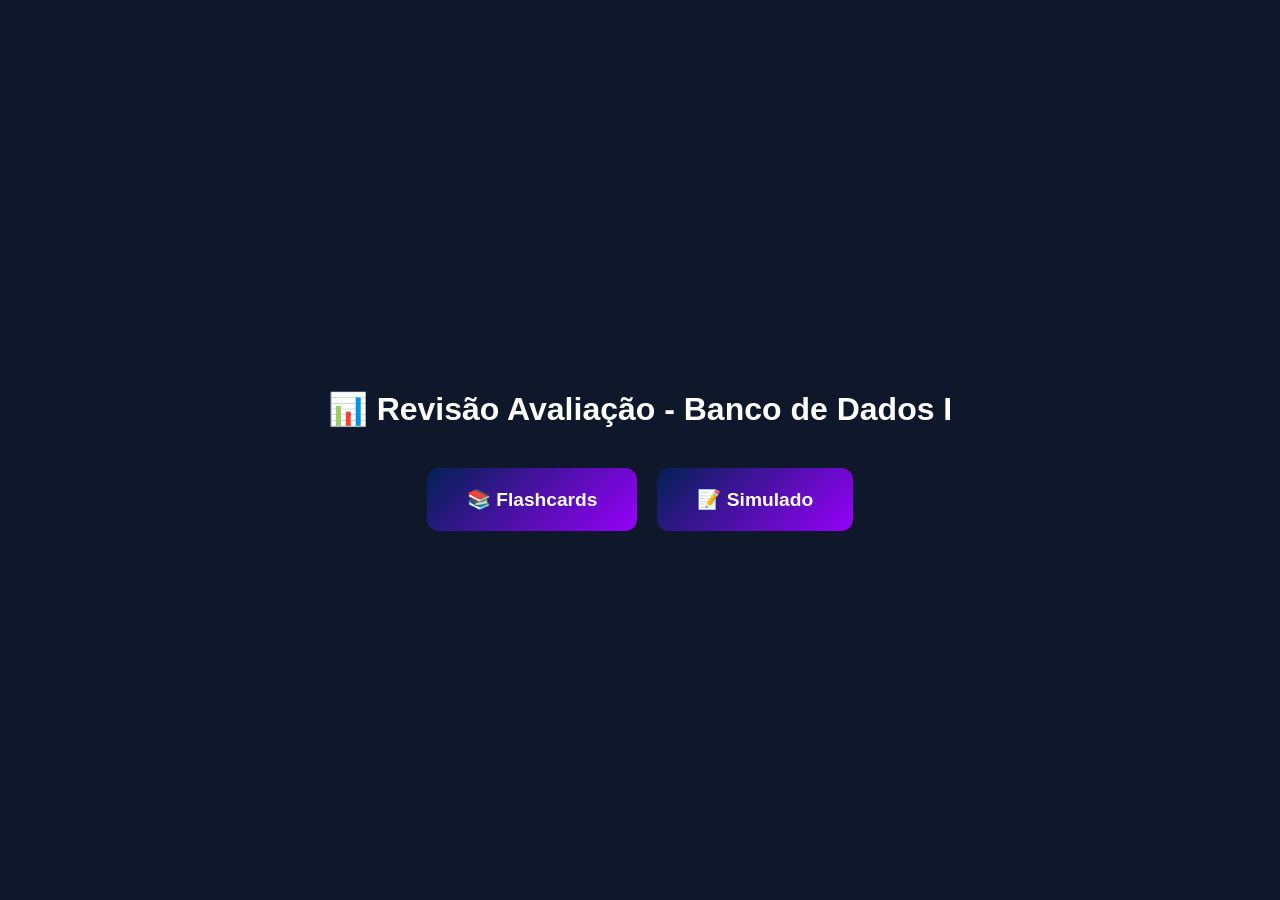
<file: index.html>
<!DOCTYPE html>
<html lang="pt-BR">
<head>
    <meta charset="UTF-8">
    <meta name="viewport" content="width=device-width, initial-scale=1.0">
    <title>Revisão Avaliação - Banco de Dados I</title>
    <style>
        body {
            font-family: sans-serif;
            display: flex;
            flex-direction: column;
            align-items: center;
            justify-content: center;
            min-height: 100vh;
            margin: 0;
            background: #0f172a;
            color: white;
        }
        h1 { margin-bottom: 40px; font-size: 2rem; }
        .links { display: flex; gap: 20px; }
        a {
            padding: 20px 40px;
            border-radius: 12px;
            text-decoration: none;
            font-size: 1.2rem;
            font-weight: bold;
            color: white;
            background: linear-gradient(135deg, #022154, #9700fb);
            transition: transform 0.2s;
        }
        a:hover { transform: translateY(-4px); }
    </style>
</head>
<body>
    <h1>📊 Revisão Avaliação - Banco de Dados I</h1>
    <div class="links">
        <a href="flashcards/flashcards.html" target="_blank">📚 Flashcards</a>
        <a href="simulado/simulado.html" target="_blank">📝 Simulado</a>
        </div>
</body>
</html>
</file>
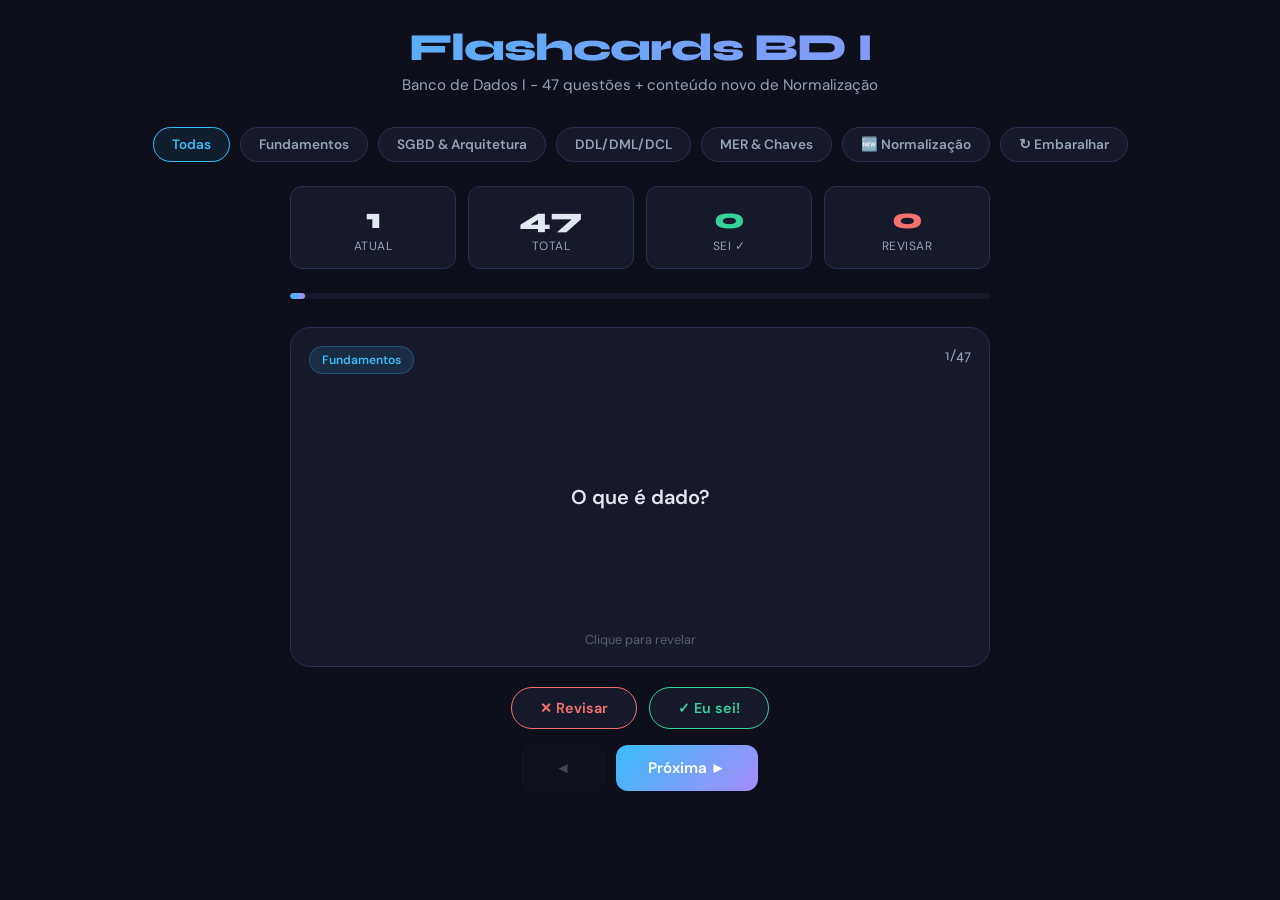
<file: flashcards/index.html>
<!DOCTYPE html>
<html lang="pt-BR">
<head>
<meta charset="UTF-8">
<meta name="viewport" content="width=device-width, initial-scale=1.0">
<title>Flashcards - Banco de Dados I</title>
<link href="https://fonts.googleapis.com/css2?family=Syne:wght@700;800&family=DM+Sans:wght@400;500;600&display=swap" rel="stylesheet">
<link rel="stylesheet" href="style.css">

</head>
<body>
<div class="top">
  <h1>Flashcards BD I</h1>
  <p class="sub">Banco de Dados I - 47 questões + conteúdo novo de Normalização</p>
</div>

<div class="controls" id="filters">
  <button class="pill active" onclick="filter('all',this)">Todas</button>
  <button class="pill" onclick="filter('fundamentos',this)">Fundamentos</button>
  <button class="pill" onclick="filter('sgbd',this)">SGBD &amp; Arquitetura</button>
  <button class="pill" onclick="filter('sql',this)">DDL/DML/DCL</button>
  <button class="pill" onclick="filter('mer',this)">MER &amp; Chaves</button>
  <button class="pill novo" onclick="filter('norm',this)">🆕 Normalização</button>
  <button class="pill" onclick="shuffleCards()">↻ Embaralhar</button>
</div>

<div class="stats">
  <div class="stat"><div class="stat-n" id="sAtual">1</div><div class="stat-l">Atual</div></div>
  <div class="stat"><div class="stat-n" id="sTotal">47</div><div class="stat-l">Total</div></div>
  <div class="stat"><div class="stat-n" style="color:var(--green)" id="sSei">0</div><div class="stat-l">Sei ✓</div></div>
  <div class="stat"><div class="stat-n" style="color:var(--red)" id="sRev">0</div><div class="stat-l">Revisar</div></div>
</div>

<div class="prog-wrap"><div class="prog-fill" id="prog"></div></div>

<div class="scene" id="scene">
  <div class="card" id="card" onclick="flip()">
    <div class="face front">
      <span class="badge" id="badgeF"></span>
      <span class="num" id="numF"></span>
      <div class="q" id="qtext"></div>
      <span class="hint">Clique para revelar</span>
    </div>
    <div class="face back">
      <span class="badge" id="badgeB"></span>
      <span class="num" id="numB"></span>
      <div class="a" id="atext"></div>
      <span class="hint">Clique para voltar</span>
    </div>
  </div>
</div>

<div class="actions">
  <button class="act-btn dunno" onclick="mark(false)">✕ Revisar</button>
  <button class="act-btn know" onclick="mark(true)">✓ Eu sei!</button>
</div>
<div class="nav">
  <button class="nav-btn ghost" id="btnPrev" onclick="go(-1)">◄</button>
  <button class="nav-btn" id="btnNext" onclick="go(1)">Próxima ►</button>
</div>

<div class="done" id="done">
  <h2>🎉 Rodada completa!</h2>
  <p style="color:var(--txt2);font-size:1.1rem">Veja como foi seu desempenho:</p>
  <div class="done-stats">
    <div class="done-stat"><div class="stat-n" style="color:var(--green)" id="dSei">0</div><div class="stat-l">Dominadas</div></div>
    <div class="done-stat"><div class="stat-n" style="color:var(--red)" id="dRev">0</div><div class="stat-l">Para revisar</div></div>
    <div class="done-stat"><div class="stat-n" style="color:var(--amber)" id="dPct">0%</div><div class="stat-l">Taxa de acerto</div></div>
  </div>
  <div style="display:flex;gap:12px;justify-content:center;flex-wrap:wrap">
    <button class="nav-btn ghost" onclick="restart()">↺ Recomeçar</button>
    <button class="nav-btn" onclick="reviewWrong()">📚 Revisar erros</button>
  </div>
</div>

<script>
const ALL = [
  // FUNDAMENTOS
  {c:'fundamentos',q:'O que é dado?',a:'<strong>Fato bruto, isolado, sem contexto</strong>. Valores quantificados <strong>sem ideia completa</strong> ou significado.'},
  {c:'fundamentos',q:'O que é Informação?',a:'Dado <strong>processado, contextualizado e interpretado</strong>, possuindo relevância e significado.'},
  {c:'fundamentos',q:'O que é conhecimento?',a:'Conjunto de informações que permitem a <strong>tomada de decisões</strong> e resolução de problemas.'},
  {c:'fundamentos',q:'O que é Dado Persistente?',a:'Dados que ficam <strong>armazenados por muito tempo</strong> no banco de dados (ex: produtos, alunos, pacientes).'},
  {c:'fundamentos',q:'O que é Modelo de Dados?',a:'Representação <strong>abstrata da estrutura de dados</strong> de um sistema, descrevendo como os dados são <strong>organizados, relacionados e armazenados</strong>.'},
  // SGBD & ARQUITETURA
  {c:'sgbd',q:'O que é SGBD?',a:'<strong>Sistema Gerenciador de Banco de Dados</strong> — software responsável pelo gerenciamento dos dados. Ex: MySQL, PostgreSQL, SQLite.'},
  {c:'sgbd',q:'O que é DBA (Administrador de dados)?',a:'Pessoa que fornece <strong>suporte técnico</strong> para implementar decisões: autorizar acesso, monitorar uso, avaliar desempenho.'},
  {c:'sgbd',q:'Quais as funções do DBA?',a:'<strong>Instalar · Configurar · Manter · Otimizar · Proteger</strong> os bancos de dados. Mnemônico: I-C-M-O-P'},
  {c:'sgbd',q:'O que é Visões no SGBD?',a:'Cada usuário <strong>visualiza os dados de forma diferente</strong> — um subconjunto personalizado do BD.'},
  {c:'sgbd',q:'O que é Transação no SGBD?',a:'Unidade lógica de trabalho que deve ser executada <strong>completamente ou não executada</strong>. Propriedades: <strong>ACID</strong> (<strong>A</strong>tomicidade, <strong>C</strong>onsistência, <strong>I</strong>solamento, <strong>D</strong>urabilidade).'},
  {c:'sgbd',q:'O que é Integridade Referencial?',a:'Garante que <strong>valores de chaves estrangeiras correspondam à chave primária</strong> de outra tabela, mantendo consistência.'},
  {c:'sgbd',q:'O que é Instância (ou Estado) no SGBD?',a:'Conjunto de <strong>dados concretos armazenados em um determinado momento</strong>. Muda frequentemente com inserções, atualizações e exclusões.'},
  {c:'sgbd',q:'O que é Esquema no SGBD?',a:'"Projeto" do banco — <strong>descrição da estrutura</strong>: nomes de tabelas, atributos, tipos de dados, restrições e relacionamentos. Não muda frequentemente.'},
  {c:'sgbd',q:'Nível Externo na arquitetura de 3 esquemas?',a:'<strong>Nível mais alto</strong>. Descreve como diferentes grupos de usuários enxergam o banco. Implementado por meio de <strong>Visões</strong>.'},
  {c:'sgbd',q:'Nível Interno na arquitetura de 3 esquemas?',a:'<strong>Nível mais baixo</strong>. Forma como os dados são <strong>fisicamente armazenados no hardware</strong>.'},
  {c:'sgbd',q:'Nível Conceitual na arquitetura de 3 esquemas?',a:'<strong>Nível intermediário</strong>. Estrutura completa do BD para todos os usuários: entidades, atributos, relacionamentos e restrições.'},
  {c:'sgbd',q:'O que é redundância de dados?',a:'Mesma informação armazenada em <strong>múltiplos locais</strong>. Causa: dificuldade de manutenção e inconsistência.'},
  {c:'sgbd',q:'O que é inconsistência de dados?',a:'Diferentes cópias da mesma informação com <strong>valores contraditórios</strong> — uma cópia atualizada, outra não.'},
  {c:'sgbd',q:'O que é compartilhamento de dados?',a:'Capacidade de <strong>vários usuários acessarem o mesmo BD</strong> ao mesmo tempo.'},
  {c:'sgbd',q:'O que é Independência dos dados?',a:'Capacidade de alterar um nível de esquema <strong>sem precisar alterar níveis superiores</strong>.<br><strong>Física:</strong> altera armazenamento sem afetar o conceitual.<br><strong>Lógica:</strong> altera o conceitual com mínimo impacto nas aplicações.'},
  // DDL / DML / DCL
  {c:'sql',q:'O que é DDL?',a:'É um conjunto de comandos SQL usados para <strong>definir e modificar a estrutura do BD</strong>.<br><br>Principais comandos:<br><strong>C</strong>REATE (criar objetos)<br><strong>A</strong>LTER (modificar estrutura)<br><strong>T</strong>RUNCATE (remover todos os registros)<br>🎯 Mnemônico: <strong>C-A-T</strong>'},
  {c:'sql',q:'O que é DML?',a:'É um conjunto de comandos SQL usados para <strong>manipular dados armazenados</strong>.<br>Principais comandos:<br><strong>S</strong>ELECT (consultar)<br><strong>I</strong>NSERT (inserir)<br><strong>U</strong>PDATE (atualizar)<br><strong>D</strong>ELETE (deletar)<br>🎯 Mnemônico: <strong>S-I-U-D</strong>'},
  {c:'sql',q:'O que é DCL?',a:'É um conjunto de comandos SQL usados para <strong>controlar o acesso aos dados e gerenciar permissões</strong>.<br><br>Principais comandos:<br><strong>G</strong>RANT (conceder permissões)<br><strong>R</strong>EVOKE (revogar permissões)'},
  // MER & CHAVES
  {c:'mer',q:'O que é Entidade no MER?',a:'É um <strong>objeto do mundo real que possui existência independente</strong> e pode ser identificado de forma única. Algo que a informação presente quer ser armazenada no BD.<br><br>📌 Exemplos: Cliente, Produto, Funcionário'},
  {c:'mer',q:'O que é Entidade Fraca no MER?',a:'Entidade que <strong>não possui chave primária própria independente</strong> — depende de outra entidade para ser identificada.'},
  {c:'mer',q:'O que é Chave Primária?',a:'É um atributo que <strong>identifica unicamente cada registro</strong> em uma tabela.<br><br>✅ Não tem valor duplicado<br>✅ Não pode ser nulo<br>✅ É imutável'},
  {c:'mer',q:'O que é Chave Estrangeira?',a:'Atributo que <strong>referencia a chave primária de outra tabela</strong>, estabelecendo relacionamento entre elas.'},
  {c:'mer',q:'O que é Chave Candidata?',a:'É um atributo que <strong>pode identificar unicamente cada registro</strong> de uma tabela. Uma tabela pode ter várias chaves candidatas, mas apenas uma é escolhida como chave primária.'},
  {c:'mer',q:'O que é atributo composto?',a:'É aquele que pode ser <strong>divido em sub-atributos menores</strong> com significados independentes. Possuindo estrutura hierárquica.<br><br>📌 Exemplo: Nome = PrimeiroNome + Sobrenome'},
  {c:'mer',q:'O que é atributo derivado?',a:'É aquele cujo <strong>valor pode ser calculado a partir de outros atributos</strong>. Não precisa ser armazenado fisicamente, e calculado só quando precisa.<br><br>📌 Exemplo: Idade ← calculado de DataNascimento'},
  {c:'mer',q:'O que é Domínio de um Atributo?',a:"<strong>Conjunto de valores válidos</strong> que o atributo pode assumir. Define tipo e restrições.<br><br>📌 Exemplo: Domínio de 'Sexo' = {M, F}."},
  {c:'mer',q:'O que é Cardinalidade no MER?',a:'Especifica o <strong>número de registros de uma entidade</strong> que podem estar associadas a registros de outra entidade através de um relacionamento.<br><br>Tipos principais:<br><strong>1:1</strong> - Pessoa : Passaporte<br><strong>1:N</strong> - Mãe : Filhos<br><strong>N:M</strong> - Alunos : Disciplinas'},
  {c:'mer',q:'O que é Relacionamento ou Tabela de Associação?',a:'Representa a <strong>associação entre duas ou mais entidades</strong>, definindo como elas se conectam.'},
  {c:'mer',q:'O que é Padronização de Dados?',a:'É o processo de <strong>aplicar regras uniformes para formatação, nomenclatura e estruturação dos dados</strong>. Garantindo consistência.'},
  // NORMALIZAÇÃO (NOVO)
  {c:'norm',q:'O que é Normalização de dados?',a:'Processo formal de organizar atributos e tabelas para <strong>minimizar redundâncias, eliminar anomalias</strong> e garantir integridade.'},
  {c:'norm',q:'O que é Dependência Funcional?',a:'Atributo depende funcionalmente de outro: para cada valor de X, existe <strong>exatamente um valor de Y</strong>.<br>Notação: <strong>X → Y</strong><br>Ex: CPF → Nome'},
  {c:'norm',q:'O que é Dependência Funcional Parcial?',a:'Em um identificador composto, atributo depende <strong>apenas de PARTE da chave primária</strong>, não da chave inteira.'},
  {c:'norm',q:'O que é Dependência Funcional Transitiva?',a:'Atributo não-chave depende de <strong>outro atributo não-chave</strong>.<br>A → B → C (C depende de A via B)'},
  {c:'norm',q:'O que é a 1ª Forma Normal (1FN)?',a:'Todos os atributos possuem <strong>valores atômicos (indivisíveis)</strong> e não há atributos multivalorados.'},
  {c:'norm',q:'O que é a 2ª Forma Normal (2FN)?',a:'Estar na 1FN + todos os atributos não-chave dependem <strong>funcionalmente da chave primária INTEIRA</strong>. Elimina dependência parcial.'},
  {c:'norm',q:'O que é a 3ª Forma Normal (3FN)?',a:'Estar na 1FN e 2FN + <strong>não há dependência funcional transitiva</strong> (nenhum atributo não-chave depende de outro não-chave).'},
  {c:'norm',q:'O que é FNBC – Forma Normal de Boyce-Codd?',a:'Todo <strong>determinante da tabela é chave candidata</strong>. Versão mais rigorosa da 3FN.'},
  {c:'norm',q:'O que é Dependência Multifuncional?',a:'Associações <strong>N:M entre atributos</strong> — uma entidade de relacionamento ternária.'},
  {c:'norm',q:'O que é a 4ª Forma Normal (4FN)?',a:'Estar na 3FN + <strong>não existir dependência multifuncional</strong>. Separa as dependências em entidades distintas.'},
  {c:'norm',q:'O que é Dependência de Junção?',a:'Tabela que pode ser <strong>reconstruída pela junção de duas ou mais projeções</strong> dela mesma sem perda ou ganho de informação.'},
  {c:'norm',q:'O que é a 5ª Forma Normal (5FN)?',a:'Estar na 3FN + <strong>não existir dependência de junção</strong>. Garante que a tabela não pode ser decomposta sem perda de informação.'},
  {c:'norm',q:'Qual a ordem das Formas Normais?',a:'<strong>1FN → 2FN → 3FN → FNBC → 4FN → 5FN</strong><br>Cada forma inclui todas as anteriores como pré-requisito.'},
];

let deck=[...ALL], idx=0, sei=new Set(), rev=new Set();

function render(){
  if(idx>=deck.length){showDone();return}
  const c=deck[idx];
  document.getElementById('qtext').innerHTML=c.q;
  document.getElementById('atext').innerHTML=c.a;
  const num=`${idx+1}/${deck.length}`;
  ['badgeF','badgeB'].forEach(id=>document.getElementById(id).textContent=labels[c.c]||c.c);
  ['numF','numB'].forEach(id=>document.getElementById(id).textContent=num);
  document.getElementById('sAtual').textContent=idx+1;
  document.getElementById('sTotal').textContent=deck.length;
  document.getElementById('sSei').textContent=sei.size;
  document.getElementById('sRev').textContent=rev.size;
  const pct=(idx+1)/deck.length*100;
  document.getElementById('prog').style.width=pct+'%';
  document.getElementById('btnPrev').disabled=idx===0;
  document.getElementById('btnNext').disabled=false;
  document.getElementById('card').classList.remove('flipped');
}

const labels={fundamentos:'Fundamentos',sgbd:'SGBD & Arquitetura',sql:'DDL/DML/DCL',mer:'MER & Chaves',norm:'🆕 Normalização'};

function flip(){document.getElementById('card').classList.toggle('flipped')}
function go(d){idx=Math.max(0,Math.min(deck.length-1,idx+d));render()}
function mark(know){
  const key=deck[idx].q;
  if(know){sei.add(key);rev.delete(key);}else{rev.add(key);sei.delete(key);}
  if(idx<deck.length-1){idx++;render();}else{showDone();}
}
function filter(cat,btn){
  document.querySelectorAll('.pill').forEach(p=>p.classList.remove('active'));
  btn.classList.add('active');
  deck=cat==='all'?[...ALL]:ALL.filter(c=>c.c===cat);
  idx=0;render();
}
function shuffleCards(){
  for(let i=deck.length-1;i>0;i--){const j=Math.floor(Math.random()*(i+1));[deck[i],deck[j]]=[deck[j],deck[i]];}
  idx=0;render();
}
function showDone(){
  document.getElementById('scene').style.display='none';
  document.querySelectorAll('.actions,.nav,.prog-wrap').forEach(e=>e.style.display='none');
  const done=document.getElementById('done');
  done.classList.add('show');
  const total=sei.size+rev.size;
  const pct=total?Math.round(sei.size/total*100):0;
  document.getElementById('dSei').textContent=sei.size;
  document.getElementById('dRev').textContent=rev.size;
  document.getElementById('dPct').textContent=pct+'%';
}
function restart(){
  sei.clear();rev.clear();idx=0;deck=[...ALL];
  document.getElementById('scene').style.display='block';
  document.querySelectorAll('.actions,.nav,.prog-wrap').forEach(e=>e.style.display='');
  document.getElementById('done').classList.remove('show');
  render();
}
function reviewWrong(){
  if(!rev.size){alert('Nenhum erro! Parabéns 🎉');return;}
  deck=ALL.filter(c=>rev.has(c.q));idx=0;
  document.getElementById('scene').style.display='block';
  document.querySelectorAll('.actions,.nav,.prog-wrap').forEach(e=>e.style.display='');
  document.getElementById('done').classList.remove('show');
  render();
}
render();
</script>
</body>
</html>
</file>
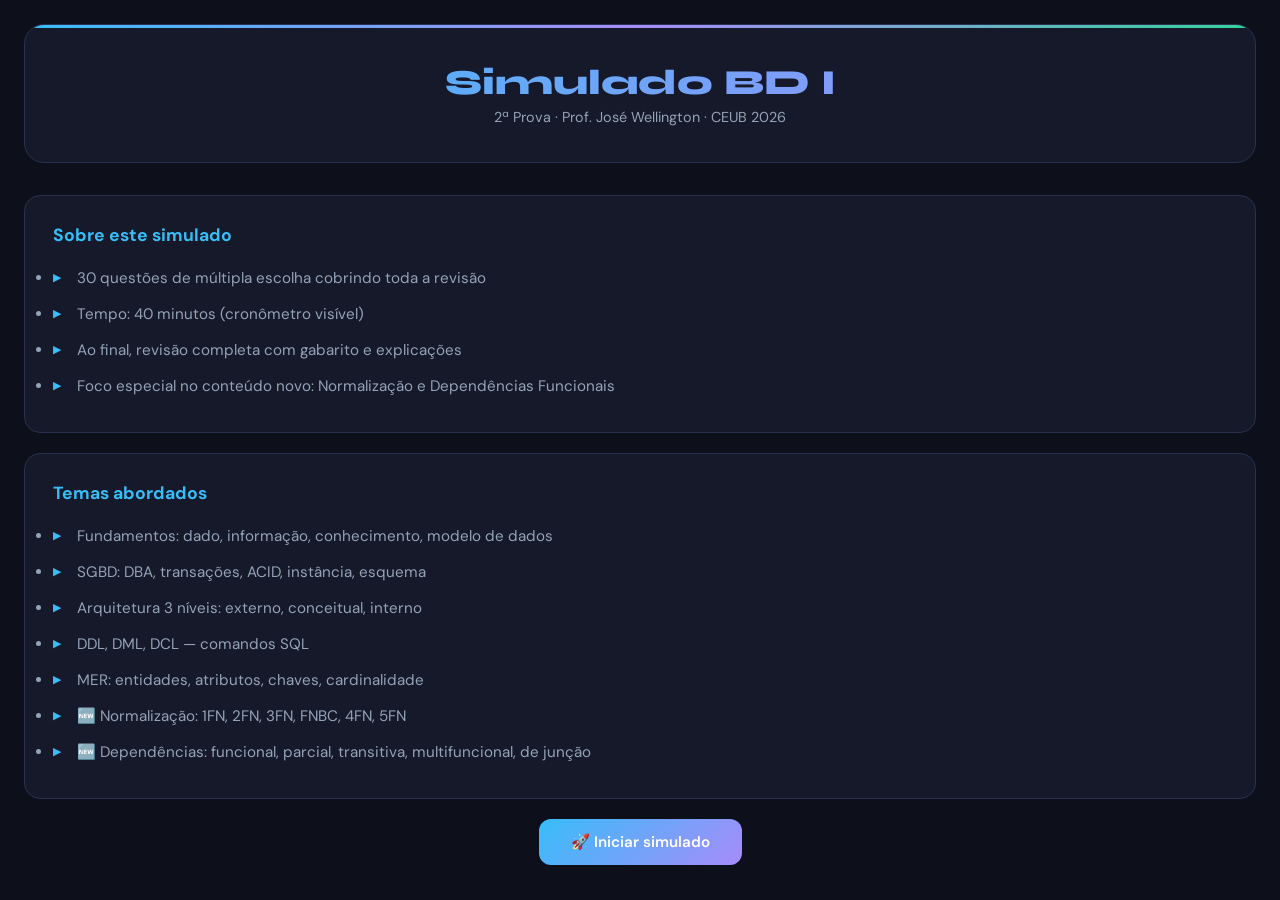
<file: simulado/index.html>
<!DOCTYPE html>
<html lang="pt-BR">
<head>
<meta charset="UTF-8">
<meta name="viewport" content="width=device-width, initial-scale=1.0">
<title>Simulado BD I – 2ª Prova</title>
<link href="https://fonts.googleapis.com/css2?family=Syne:wght@700;800&family=DM+Sans:wght@400;500;600&display=swap" rel="stylesheet">
<link rel="stylesheet" href="style.css">

</head>
<body>

<!-- BOAS VINDAS -->
<div class="screen on" id="s-welcome">
  <div class="hdr"><h1>Simulado BD I</h1><p class="sub">2ª Prova · Prof. José Wellington · CEUB 2026</p></div>
  <div class="info-card">
    <h3>Sobre este simulado</h3>
    <ul>
      <li>30 questões de múltipla escolha cobrindo toda a revisão</li>
      <li>Tempo: 40 minutos (cronômetro visível)</li>
      <li>Ao final, revisão completa com gabarito e explicações</li>
      <li>Foco especial no conteúdo novo: Normalização e Dependências Funcionais</li>
    </ul>
  </div>
  <div class="info-card">
    <h3>Temas abordados</h3>
    <ul>
      <li>Fundamentos: dado, informação, conhecimento, modelo de dados</li>
      <li>SGBD: DBA, transações, ACID, instância, esquema</li>
      <li>Arquitetura 3 níveis: externo, conceitual, interno</li>
      <li>DDL, DML, DCL — comandos SQL</li>
      <li>MER: entidades, atributos, chaves, cardinalidade</li>
      <li>🆕 Normalização: 1FN, 2FN, 3FN, FNBC, 4FN, 5FN</li>
      <li>🆕 Dependências: funcional, parcial, transitiva, multifuncional, de junção</li>
    </ul>
  </div>
  <div class="nav"><button class="btn btn-primary" onclick="startExam()">🚀 Iniciar simulado</button></div>
</div>

<!-- SIMULADO -->
<div class="screen" id="s-exam">
  <div class="timer" id="timer">50:00</div>
  <div class="prog-row">
    <div class="prog-bar"><div class="prog-fill" id="prog"></div></div>
    <span class="prog-txt" id="prog-txt">1 / 30</span>
  </div>
  <div class="q-card" id="q-card"></div>
  <div class="nav">
    <button class="btn btn-ghost" id="btn-prev" onclick="go(-1)">◄ Anterior</button>
    <button class="btn btn-primary" id="btn-next" onclick="go(1)">Próxima ►</button>
    <button class="btn btn-primary" id="btn-fin" style="display:none;background:linear-gradient(135deg,var(--gr),var(--cy))" onclick="finish()">✓ Finalizar</button>
  </div>
</div>

<!-- RESULTADO -->
<div class="screen" id="s-result">
  <div class="hdr"><h1>Simulado concluído!</h1></div>
  <div style="background:var(--s);border:1.5px solid var(--bd);border-radius:16px;padding:32px;margin-bottom:24px;text-align:center">
    <div class="score-big" id="score-pct">0%</div>
    <div style="color:var(--t2);font-size:1.2rem" id="score-msg"></div>
    <div class="res-grid">
      <div class="res-stat"><span class="res-n" style="color:var(--gr)" id="r-ok">0</span><span style="color:var(--t2);font-size:.8rem;text-transform:uppercase;letter-spacing:.5px">Acertos</span></div>
      <div class="res-stat"><span class="res-n" style="color:var(--re)" id="r-err">0</span><span style="color:var(--t2);font-size:.8rem;text-transform:uppercase;letter-spacing:.5px">Erros</span></div>
      <div class="res-stat"><span class="res-n" style="color:var(--am)" id="r-time">--</span><span style="color:var(--t2);font-size:.8rem;text-transform:uppercase;letter-spacing:.5px">Tempo</span></div>
    </div>
  </div>
  <h3 style="color:var(--cy);margin-bottom:16px;font-size:1.1rem">Revisão questão a questão</h3>
  <div id="review-list"></div>
  <div class="nav" style="margin-top:28px"><button class="btn btn-primary" onclick="restart()">↺ Refazer simulado</button></div>
</div>

<script>
const Qs=[
  {cat:'Fundamentos',q:'Qual a diferença entre dado e informação?',opts:['Dado é processado; informação é bruto','Dado é fato bruto sem contexto; informação é dado processado e com significado','São sinônimos no contexto de banco de dados','Dado é digital; informação é analógica'],ans:1,exp:'Dado = fato bruto, isolado, sem contexto. Informação = dado processado, contextualizado e interpretado.'},
  {cat:'Fundamentos',q:'O que é conhecimento, no contexto de banco de dados?',opts:['Sinônimo de informação','Conjunto de dados brutos','Conjunto de informações que permitem tomada de decisões e resolução de problemas','Qualquer dado armazenado no banco'],ans:2,exp:'Conhecimento é o nível mais alto: informações organizadas que embasam decisões.'},
  {cat:'Fundamentos',q:'Dado Persistente é:',opts:['Dado que nunca é alterado no banco','Dado armazenado por muito tempo no banco','Dado que se repete em múltiplas tabelas','Dado que nunca é excluído'],ans:1,exp:'Dados persistentes ficam armazenados por longo período (ex: registros de alunos, produtos).'},
  {cat:'SGBD',q:'SGBD é um:',opts:['Modelo de dados relacional','Software responsável pelo gerenciamento dos dados no banco','Linguagem de consulta estruturada','Nível da arquitetura de três esquemas'],ans:1,exp:'SGBD = Sistema Gerenciador de Banco de Dados. Ex: MySQL, PostgreSQL, SQLite.'},
  {cat:'SGBD',q:'Quais são as propriedades ACID de uma transação?',opts:['Autenticidade, Consistência, Integridade, Disponibilidade','Atomicidade, Consistência, Isolamento, Durabilidade','Atomicidade, Controle, Integridade, Durabilidade','Acesso, Consulta, Inserção, Deleção'],ans:1,exp:'ACID: Atomicidade (tudo ou nada), Consistência, Isolamento (transações independentes), Durabilidade (dados persistem).'},
  {cat:'SGBD',q:'O que garante a Integridade Referencial?',opts:['Que não haja duplicatas na chave primária','Que chaves estrangeiras correspondam a chaves primárias em outra tabela','Que todos os atributos sejam preenchidos','Que o banco nunca perca dados'],ans:1,exp:'Integridade referencial = chave estrangeira sempre aponta para um registro válido na tabela referenciada.'},
  {cat:'SGBD',q:'Qual a diferença entre Instância e Esquema?',opts:['São sinônimos','Instância é a estrutura do banco; esquema é os dados atuais','Instância são os dados em um momento específico; esquema é a estrutura do banco','Instância é para administradores; esquema é para usuários'],ans:2,exp:'Instância = dados concretos num momento (muda constantemente). Esquema = "projeto" da estrutura (muda raramente).'},
  {cat:'Arquitetura',q:'No modelo de três esquemas, o nível que descreve como grupos de usuários enxergam o banco é:',opts:['Interno','Conceitual','Externo','Físico'],ans:2,exp:'Nível Externo (o mais alto) = visão personalizada de cada grupo de usuários, implementada por Visões.'},
  {cat:'Arquitetura',q:'O nível que trata do armazenamento físico dos dados no hardware é o:',opts:['Externo','Conceitual','Interno','Lógico'],ans:2,exp:'Nível Interno (o mais baixo) = como os dados são fisicamente guardados no disco.'},
  {cat:'Arquitetura',q:'Independência de dados FÍSICA significa:',opts:['Alterar aplicações sem mudar o banco','Alterar o armazenamento físico sem afetar o esquema conceitual','Alterar o esquema conceitual sem mudar as aplicações','Alterar dados sem afetar índices'],ans:1,exp:'Física: muda como guarda (disco, estrutura de arquivo) sem impactar o esquema lógico/conceitual.'},
  {cat:'SQL',q:'Qual sublinguagem SQL é usada para criar e modificar a estrutura do banco?',opts:['DML','DCL','DDL','TCL'],ans:2,exp:'DDL (Data Definition Language): CREATE, ALTER, DROP, TRUNCATE — define a estrutura.'},
  {cat:'SQL',q:'O comando SQL correto para consultar dados é:',opts:['INSERT','UPDATE','SELECT','CREATE'],ans:2,exp:'SELECT faz parte do DML (Data Manipulation Language) e é o comando de consulta.'},
  {cat:'SQL',q:'GRANT e REVOKE pertencem a qual sublinguagem SQL?',opts:['DDL','DML','DCL','DQL'],ans:2,exp:'DCL (Data Control Language) controla permissões: GRANT concede, REVOKE revoga.'},
  {cat:'SQL',q:'Qual comando DDL remove TODOS os registros de uma tabela mantendo sua estrutura?',opts:['DELETE','DROP','TRUNCATE','ALTER'],ans:2,exp:'TRUNCATE remove todos os registros mas mantém a tabela. DROP elimina a tabela inteira.'},
  {cat:'MER',q:'O que diferencia uma Entidade Fraca de uma Entidade Forte?',opts:['Entidade fraca tem menos atributos','Entidade fraca não possui chave primária própria independente','Entidade fraca não pode ter relacionamentos','Entidade fraca é representada por círculo no diagrama'],ans:1,exp:'Entidade Fraca depende de outra entidade para ser identificada, pois não tem PK própria.'},
  {cat:'MER',q:'A cardinalidade N:M entre Aluno e Disciplina significa:',opts:['Um aluno cursou uma disciplina','Um aluno pode cursar muitas disciplinas, mas cada disciplina tem apenas um aluno','Um aluno pode cursar muitas disciplinas E uma disciplina pode ter muitos alunos','Nenhuma das anteriores'],ans:2,exp:'N:M = muitos para muitos. Aluno ↔ Disciplina: vários alunos, várias disciplinas.'},
  {cat:'MER',q:'Atributo derivado é:',opts:['Atributo calculado a partir de outros atributos','Atributo composto por sub-atributos','Atributo que aceita múltiplos valores','Atributo obrigatório na chave primária'],ans:0,exp:'Derivado = calculado e não precisa ser armazenado. Ex: Idade calculada a partir da Data de Nascimento.'},
  {cat:'MER',q:'Chave Candidata é:',opts:['Sempre a mesma que a chave primária','Qualquer atributo da tabela','Atributo que poderia ser chave primária — pode haver várias','Chave criada para relacionar tabelas'],ans:2,exp:'Chave Candidata = qualquer atributo (ou conjunto) que identifica unicamente um registro. Uma delas é escolhida como PK.'},
  // NORMALIZAÇÃO
  {cat:'Normalização',q:'O objetivo da Normalização é:',opts:['Aumentar a velocidade de consulta','Minimizar redundâncias, eliminar anomalias e garantir integridade','Criar mais tabelas no banco','Simplificar a linguagem SQL'],ans:1,exp:'Normalização organiza o banco para evitar dados duplicados e anomalias de inserção, atualização e exclusão.'},
  {cat:'Normalização',q:'Dependência Funcional X → Y significa:',opts:['X depende de Y para existir','Para cada valor de X existe exatamente um valor de Y','X e Y são sempre iguais','Y é a chave primária de X'],ans:1,exp:'X → Y: dado um valor de X, sempre existe um único valor correspondente de Y. Ex: CPF → Nome.'},
  {cat:'Normalização',q:'A 1ª Forma Normal (1FN) exige:',opts:['Eliminação de dependências transitivas','Todos os atributos com valores atômicos e sem atributos multivalorados','Que a chave primária seja simples (um único atributo)','Eliminação de dependências parciais'],ans:1,exp:'1FN: valores indivisíveis (atômicos) e sem campos que guardam múltiplos valores ao mesmo tempo.'},
  {cat:'Normalização',q:'A 2ª Forma Normal (2FN) elimina:',opts:['Dependências transitivas','Atributos multivalorados','Dependências funcionais parciais','Dependências de junção'],ans:2,exp:'2FN = 1FN + sem dependência parcial. Todo atributo não-chave deve depender da chave primária INTEIRA.'},
  {cat:'Normalização',q:'Dependência Funcional PARCIAL ocorre quando:',opts:['Um atributo depende de outro atributo não-chave','Um atributo depende apenas de PARTE da chave primária composta','A tabela tem mais de uma chave candidata','O atributo não tem valor definido'],ans:1,exp:'Parcial: em chave composta, atributo depende só de parte dela, não da chave toda.'},
  {cat:'Normalização',q:'A 3ª Forma Normal (3FN) elimina:',opts:['Dependências parciais','Atributos compostos','Dependências transitivas','Dependências multifuncionais'],ans:2,exp:'3FN = 2FN + sem dependências transitivas (atributo não-chave não pode depender de outro não-chave).'},
  {cat:'Normalização',q:'Dependência Funcional TRANSITIVA ocorre quando:',opts:['Atributo depende de parte da chave','Atributo não-chave depende de outro atributo não-chave','Dois atributos têm o mesmo valor','A tabela tem chave composta'],ans:1,exp:'Transitiva: A → B → C. C depende de B (não-chave), que depende de A (chave). Ex: Funcionário → Departamento → GerenteDept.'},
  {cat:'Normalização',q:'FNBC (Forma Normal de Boyce-Codd) exige que:',opts:['A tabela esteja na 2FN','Não existam dependências transitivas','Todo determinante seja chave candidata','A chave primária seja composta'],ans:2,exp:'FNBC é mais rigorosa que a 3FN: todo determinante (lado esquerdo de qualquer dependência funcional) deve ser chave candidata.'},
  {cat:'Normalização',q:'A 4ª Forma Normal (4FN) trata de:',opts:['Dependências transitivas','Dependências parciais','Dependências multifuncionais','Dependências de junção'],ans:2,exp:'4FN = 3FN + sem dependências multifuncionais (associações N:M entre atributos em relacionamentos ternários).'},
  {cat:'Normalização',q:'Dependência de Junção significa que:',opts:['A tabela pode ser dividida e reconstruída sem perda de informação','A tabela tem chave primária composta','Dois atributos dependem da mesma chave','A tabela possui atributos derivados'],ans:0,exp:'Dependência de Junção: tabela que pode ser decomposta em projeções e reconstruída pela junção sem perda nem ganho de dados.'},
  {cat:'Normalização',q:'A 5ª Forma Normal (5FN) elimina:',opts:['Dependências transitivas','Dependências parciais','Dependências multifuncionais','Dependências de junção'],ans:3,exp:'5FN = 3FN + sem dependências de junção. É a forma normal mais restritiva.'},
  {cat:'Normalização',q:'Qual é a sequência correta das Formas Normais?',opts:['2FN → 1FN → 3FN → FNBC → 5FN → 4FN','1FN → 2FN → 3FN → FNBC → 4FN → 5FN','1FN → 3FN → 2FN → 4FN → FNBC → 5FN','FNBC → 1FN → 2FN → 3FN → 4FN → 5FN'],ans:1,exp:'A sequência correta é 1FN → 2FN → 3FN → FNBC → 4FN → 5FN. Cada forma pressupõe todas as anteriores.'},
];

let cur=0,answers=[],timerInt,elapsed=0,limit=50*60,started=false;

function startExam(){
  document.getElementById('s-welcome').classList.remove('on');
  document.getElementById('s-exam').classList.add('on');
  started=true;
  timerInt=setInterval(()=>{
    elapsed++;
    const rem=limit-elapsed;
    if(rem<=0){clearInterval(timerInt);finish();return;}
    const m=String(Math.floor(rem/60)).padStart(2,'0');
    const s=String(rem%60).padStart(2,'0');
    const t=document.getElementById('timer');
    t.textContent=`${m}:${s}`;
    if(rem<=300)t.classList.add('warn');
  },1000);
  renderQ();
}

function renderQ(){
  const q=Qs[cur];
  let opts='';
  q.opts.forEach((o,i)=>{
    const sel=answers[cur]===i;
    const answered=answers[cur]!==undefined;
    let optClass='';
    if(answered){
      if(i===q.ans) optClass=' ok';
      else if(sel) optClass=' wrong';
    }
    const disabledAttr=answered?' style="pointer-events:none;opacity:0.8"':'';
    opts+=`<div class="opt${sel?' sel':''}${optClass}"${disabledAttr} onclick="pick(${i})"><input type="radio" name="q" ${sel?'checked':''} ${answered?'disabled':''}><label>${o}</label></div>`;
  });
  document.getElementById('q-card').innerHTML=`
    <span class="q-badge">${q.cat}</span>
    <span class="q-num">Q${cur+1} / ${Qs.length}</span>
    <div class="q-text">${q.q}</div>
    <div class="opts">${opts}</div>`;
  document.getElementById('prog').style.width=((cur+1)/Qs.length*100)+'%';
  document.getElementById('prog-txt').textContent=`${cur+1} / ${Qs.length}`;
  document.getElementById('btn-prev').disabled=cur===0;
  document.getElementById('btn-next').style.display=cur<Qs.length-1?'block':'none';
  document.getElementById('btn-fin').style.display=cur===Qs.length-1?'block':'none';
}

function pick(i){
  if(answers[cur]===undefined){
    answers[cur]=i;
    renderQ();
  }
}
function go(d){cur=Math.max(0,Math.min(Qs.length-1,cur+d));renderQ();}

function finish(){
  clearInterval(timerInt);
  let ok=0;
  Qs.forEach((q,i)=>{if(answers[i]===q.ans)ok++;});
  const err=Qs.length-ok;
  const pct=Math.round(ok/Qs.length*100);
  document.getElementById('s-exam').classList.remove('on');
  document.getElementById('s-result').classList.add('on');
  document.getElementById('score-pct').textContent=pct+'%';
  const msgs=['💪 Continue estudando! Você consegue!','📚 Bom trabalho! Revise alguns tópicos.','👏 Muito bom! Continue assim!','🏆 Excelente! Você está pronto para a prova!'];
  document.getElementById('score-msg').textContent=msgs[pct>=90?3:pct>=70?2:pct>=50?1:0];
  document.getElementById('r-ok').textContent=ok;
  document.getElementById('r-err').textContent=err;
  const m=Math.floor(elapsed/60),s=elapsed%60;
  document.getElementById('r-time').textContent=`${m}:${String(s).padStart(2,'0')}`;
  let rev='';
  Qs.forEach((q,i)=>{
    const isOk=answers[i]===q.ans;
    const userChoice=answers[i];
    let optsHtml='';
    q.opts.forEach((o,j)=>{
      const isUserChoice=j===userChoice;
      const isCorrect=j===q.ans;
      let optClass='';
      if(isUserChoice && isOk) optClass='correct';
      else if(isUserChoice && !isOk) optClass='wrong';
      else if(!isUserChoice && isCorrect) optClass='correct';
      optsHtml+=`<div class="rev-opt${optClass?` ${optClass}`:''}"><input type="radio" disabled${isUserChoice||isCorrect?' checked':''} disabled><label>${o}</label></div>`;
    });
    rev+=`<div class="rev-item${isOk?' ok':''}">
      <span style="font-size:.75rem;font-weight:600;color:${isOk?'var(--gr)':'var(--re)'}">${isOk?'✓ CORRETO':'✗ INCORRETO'} &nbsp;|&nbsp; ${q.cat}</span>
      <div style="font-weight:500;margin:8px 0;color:var(--t)">${q.q}</div>
      <div class="rev-opts">${optsHtml}</div>
      <div class="expl">💡 ${q.exp}</div>
    </div>`;
  });
  document.getElementById('review-list').innerHTML=rev;
}

function restart(){
  cur=0;answers=[];elapsed=0;
  document.getElementById('s-result').classList.remove('on');
  document.getElementById('s-welcome').classList.add('on');
  document.getElementById('timer').classList.remove('warn');
  document.getElementById('timer').textContent='40:00';
}
</script>
</body>
</html>
</file>
<file: flashcards/style.css>
:root{
    --bg:#0d0f1a;
    --surface:#161929;
    --surface2:#1e2235;
    --border:#2a3050;
    --cyan:#38bdf8;
    --purple:#a78bfa;
    --green:#34d399;
    --red:#f87171;
    --amber:#fbbf24;
    --txt:#e2e8f0;
    --txt2:#94a3b8;
}

*{
    margin:0;
    padding:0;
    box-sizing:border-box;
}

body{
    font-family:'DM Sans', sans-serif;
    background:var(--bg);
    color:var(--txt);
    min-height:100vh;
    padding:24px;
}

h1{
    font-family:'Syne',sans-serif;
    font-size:2.4rem;
    font-weight:800;
    background:linear-gradient(135deg,var(--cyan),var(--purple));
    -webkit-background-clip:text;
    -webkit-text-fill-color:transparent;
    background-clip:text;
    letter-spacing:-1px;
}

.sub{
    color:var(--txt2);
    font-size:.95rem;
    margin-top:4px;
}

.top{
    text-align:center;
    margin-bottom:32px;
}

.controls{
    display:flex;
    gap:10px;
    justify-content:center;
    flex-wrap:wrap;
    margin-bottom:24px;
}
.pill{
    padding:8px 18px;
    border:1.5px solid var(--border);
    background:var(--surface);
    color:var(--txt2);
    font-family:'DM Sans',sans-serif;
    font-size:.85rem;
    font-weight:600;
    border-radius:999px;
    cursor:pointer;
    transition:all .2s
}
.pill:hover,.pill.active{
    border-color:var(--cyan);
    color:var(--cyan);
    background:rgba(56,189,248,.08)
}

.stats{
    display:grid;
    grid-template-columns:repeat(4,1fr);
    gap:12px;
    margin-bottom:24px;
    max-width:700px;
    margin-left:auto;
    margin-right:auto
}
.stat{
    background:var(--surface);
    border:1.5px solid var(--border);
    border-radius:12px;
    padding:14px;
    text-align:center
}
.stat-n{
    font-family:'Syne',sans-serif;
    font-size:1.8rem;
    font-weight:800;
}

.stat-l{
    font-size:.75rem;
    color:var(--txt2);
    text-transform:uppercase;
    letter-spacing:.5px;
    margin-top:2px
}

.prog-wrap{
    max-width:700px;
    margin:0 auto 28px;
    background:var(--surface);
    border-radius:999px;
    height:6px;overflow:hidden
}

.prog-fill{
    height:100%;
    background:linear-gradient(90deg,var(--cyan),var(--purple));
    border-radius:999px;
    transition:width .4s ease
}

/* CARD FLIP */
.scene{
    max-width:700px;
    margin:0 auto 20px;
    perspective:1200px;
    height:340px
}

.card{
    width:100%;
    height:100%;
    position:relative;
    transform-style:preserve-3d;
    transition:transform .55s cubic-bezier(.4,0,.2,1);
    cursor:pointer
}

.card.flipped{
    transform:rotateY(180deg)
}

.face{
    position:absolute;
    inset:0;
    backface-visibility:hidden;
    background:var(--surface);
    border:1.5px solid var(--border);
    border-radius:20px;
    display:flex;
    flex-direction:column;
    justify-content:center;
    align-items:center;
    padding:36px;
    text-align:center
}
.face.back{
    transform:rotateY(180deg);
    background:var(--surface2)
}
.badge{
    position:absolute;
    top:18px;
    left:18px;
    font-size:.75rem;
    font-weight:600;
    padding:5px 12px;
    border-radius:999px;
    background:rgba(56,189,248,.12);
    color:var(--cyan);
    border:1px solid rgba(56,189,248,.25)
}
.num{
    position:absolute;
    top:18px;
    right:18px;
    font-family:'Syne',sans-serif;
    font-size:.95rem;
    color:var(--txt2)
}
.q{
    font-size:1.25rem;
    font-weight:600;
    color:var(--txt);
    line-height:1.6;
    max-width:540px
}
.a{
    font-size:1.05rem;
    color:var(--txt2);
    line-height:1.75;
    max-width:540px
}
.a strong{color:var(--amber)}
.hint{position:absolute;bottom:18px;font-size:.8rem;color:var(--txt2);opacity:.5}

.actions{display:flex;gap:12px;justify-content:center;margin-bottom:16px}
.act-btn{padding:11px 28px;border-radius:999px;font-family:'DM Sans',sans-serif;font-weight:600;font-size:.9rem;cursor:pointer;border:1.5px solid var(--border);background:var(--surface);color:var(--txt);transition:all .2s}
.act-btn.know{border-color:var(--green);color:var(--green)}
.act-btn.know:hover{background:rgba(52,211,153,.1)}
.act-btn.dunno{border-color:var(--red);color:var(--red)}
.act-btn.dunno:hover{background:rgba(248,113,113,.1)}

.nav{
    display:flex;gap:12px;
    justify-content:center
}

.nav-btn{
    padding:12px 32px;
    border-radius:12px;
    font-family:'DM Sans',sans-serif;
    font-weight:600;
    font-size:.95rem;
    cursor:pointer;
    background:linear-gradient(135deg,var(--cyan),var(--purple));
    border:none;
    color:#fff;
    transition:all .2s
}

.nav-btn:hover{
    opacity:.85;
    transform:translateY(-1px)
}

.nav-btn:disabled{
    opacity:.25;
    cursor:not-allowed;
    transform:none
}

.nav-btn.ghost{
    background:var(--surface);
    border:1.5px solid var(--border);
    color:var(--txt)
}


.done{
    display:none;
    text-align:center;
    max-width:700px;
    margin:0 auto;
    padding:48px 32px;
    background:var(--surface);
    border:1.5px solid var(--border);
    border-radius:20px
}

.done.show{
    display:block
}

.done h2{
    font-family:'Syne',sans-serif;
    font-size:2rem;
    margin-bottom:8px;
    color:var(--amber)
}

.done-stats{
    display:flex;gap:20px;
    justify-content:center;
    margin:28px 0;
    flex-wrap:wrap
}

.done-stat{
    background:var(--surface2);
    padding:20px 36px;
    border-radius:14px;
    border:1.5px solid var(--border)
}
</file>
<file: simulado/style.css>
:root{
    --bg:#0d0f1a;
    --s:#161929;
    --s2:#1e2235;
    --bd:#2a3050;
    --cy:#38bdf8;
    --pu:#a78bfa;
    --gr:#34d399;
    --re:#f87171;
    --am:#fbbf24;
    --t:#e2e8f0;
    --t2:#94a3b8
}

*{
    margin:0;
    padding:0;
    box-sizing:border-box
}

body{
    font-family:'DM Sans',sans-serif;
    background:var(--bg);
    color:var(--t)
    ;min-height:100vh;
    padding:24px
}

h1{
    font-family:'Syne',sans-serif;
    font-size:2.2rem;
    font-weight:800;
    background:linear-gradient(135deg,var(--cy),var(--pu));
    -webkit-background-clip:text;
    -webkit-text-fill-color:transparent;
    background-clip:text
}

.sub{
    color:var(--t2);
    font-size:.9rem;
    margin-top:4px
}

.hdr{
    text-align:center;
    margin-bottom:32px;
    padding:36px 24px;
    background:var(--s);
    border:1.5px solid var(--bd);
    border-radius:20px;
    position:relative;
    overflow:hidden
}

.hdr::before{
    content:'';
    position:absolute;
    top:0;
    left:0;
    right:0;
    height:3px;
    background:linear-gradient(90deg,var(--cy),var(--pu),var(--gr))
}

.screen{
    display:none
}

.screen.on{
    display:block
}

/* BOAS VINDAS */
.info-card{
    background:var(--s);
    border:1.5px solid var(--bd);
    border-radius:16px;
    padding:28px;
    margin-bottom:20px
}

.info-card h3{
    color:var(--cy);
    font-size:1.1rem;
    margin-bottom:14px
}

.info-card li{
    color:var(--t2);
    padding:8px 0;
    padding-left:24px;
    position:relative;
    font-size:.95rem
}
.info-card li::before{
    content:'▶';
    position:absolute;
    left:0;
    color:var(--cy);
    font-size:.7rem;
    top:10px
}

/* TIMER */
.timer{
    position:fixed;
    top:20px;
    right:20px;
    background:var(--s);
    border:1.5px solid var(--bd);
    border-radius:12px;
    padding:12px 22px;
    font-family:'Syne',sans-serif;
    font-size:1.6rem;
    color:var(--am);
    z-index:100
}
.timer.warn{
    color:var(--re);
    border-color:var(--re);
    animation:blink 1s infinite
}
@keyframes blink{50%{opacity:.4}}

/* PROGRESS */
.prog-row{
    background:var(--s);
    border:1.5px solid var(--bd);
    border-radius:12px;
    padding:16px 20px;
    margin-bottom:24px;
    display:flex;
    align-items:center;
    gap:16px
}

.prog-bar{
    flex:1;
    height:8px;
    background:var(--s2);
    border-radius:999px;
    overflow:hidden
}

.prog-fill{
    height:100%;
    background:linear-gradient(90deg,var(--cy),var(--pu));
    transition:width .3s;
    border-radius:999px
}

.prog-txt{
    color:var(--t2);
    font-size:.85rem;
    white-space:nowrap
}

/* QUESTÃO */
.q-card{
    background:var(--s);
    border:1.5px solid var(--bd);
    border-radius:16px;
    padding:32px;
    margin-bottom:20px
}
.q-badge{
    display:inline-block;
    background:rgba(56,189,248,.12);
    color:var(--cy);
    border:1px solid rgba(56,189,248,.25);
    padding:5px 14px;
    border-radius:999px;
    font-size:.78rem;
    font-weight:600;
    margin-bottom:14px
}
.q-num{
    font-size:.8rem;
    color:var(--t2);
    float:right;
    margin-top:2px
}
.q-text{
    font-size:1.2rem;
    font-weight:500;
    line-height:1.7;
    margin-bottom:24px;
    clear:both
}
.opts{
    display:flex;
    flex-direction:column;
    gap:12px
}
.opt{
    background:var(--s2);
    border:1.5px solid var(--bd);
    border-radius:12px;
    padding:16px 20px;
    cursor:pointer;
    display:flex;
    align-items:center;
    gap:14px;
    transition:all .2s
}
.opt:hover{
    border-color:var(--cy);
    background:rgba(56,189,248,.06)
}

.opt.sel{
    border-color:var(--pu);
    background:rgba(167,139,250,.1)
}

.opt.ok{
    border-color:var(--gr);
    background:rgba(52,211,153,.1)
}

.opt.wrong{
    border-color:var(--re);
    background:rgba(248,113,113,.1)
}

.opt input{
    width:18px;
    height:18px;
    accent-color:var(--cy);
    cursor:pointer;
    flex-shrink:0
}

.opt label{
    cursor:pointer;
    font-size:1rem;
    color:var(--t2);
    flex:1
}

/* REVISÃO */
.rev-opts{
    display:flex;
    flex-direction:column;
    gap:10px;
    margin:16px 0
}

.rev-opt{
    background:var(--s2);
    border:1.5px solid var(--bd);
    border-radius:12px;
    padding:12px 16px;
    display:flex;
    align-items:center;
    gap:12px
}
.rev-opt input{
    width:16px;
    height:16px;
    cursor:default;
    flex-shrink:0
}
.rev-opt label{
    cursor:default;
    font-size:.95rem;
    color:var(--t2);
    flex:1;
    margin:0
}
.rev-opt.correct{
    border-color:var(--gr);
    background:rgba(52,211,153,.1)
}
.rev-opt.correct input{
    accent-color:var(--gr)
}
.rev-opt.correct label{
    color:var(--gr);
    font-weight:600
}
.rev-opt.wrong{
    border-color:var(--re);
    background:rgba(248,113,113,.1)
}

.rev-opt.wrong input{
    accent-color:var(--re)
}

.rev-opt.wrong label{
    color:var(--re);
    font-weight:600
}

/* NAVEGAÇÃO */
.nav{
    display:flex;
    gap:12px;
    justify-content:center;
    margin-top:20px;
    flex-wrap:wrap
}

.btn{
    padding:13px 32px;
    border-radius:12px;
    font-family:'DM Sans',sans-serif;
    font-weight:600;
    font-size:.95rem;
    cursor:pointer;
    border:none;
    transition:all .2s
}

.btn-primary{
    background:linear-gradient(135deg,var(--cy),var(--pu));
    color:#fff
}

.btn-primary:hover{
    opacity:.85;
    transform:translateY(-1px)
}

.btn-ghost{
    background:var(--s);
    border:1.5px solid var(--bd);
    color:var(--t)
}

.btn-ghost:hover{
    border-color:var(--cy)
}
.btn:disabled{
    opacity:.25;
    cursor:not-allowed;
    transform:none
}

/* RESULTADO */
.score-big{
    font-family:'Syne',sans-serif;
    font-size:5rem;
    font-weight:800;
    background:linear-gradient(135deg,var(--gr),var(--cy));
    -webkit-background-clip:text;
    -webkit-text-fill-color:transparent;
    background-clip:text;
    text-align:center;
    margin:16px 0
}
.res-grid{
    display:grid;
    grid-template-columns:repeat(3,1fr);
    gap:14px;
    margin:24px 0
}
.res-stat{
    background:var(--s2);
    border:1.5px solid var(--bd);
    border-radius:12px;
    padding:20px;
    text-align:center
}

.res-n{
    font-family:'Syne',sans-serif;
    font-size:2.2rem;
    font-weight:800;
    display:block
}

/* REVISÃO */
.rev-item{
    background:var(--s2);
    border-left:4px solid var(--re);
    border-radius:0 12px 12px 0;
    padding:20px;
    margin-bottom:16px
}
.rev-item.ok{
    border-left-color:var(--gr)
}
.expl{
    background:rgba(56,189,248,.07);
    border-left:3px solid var(--cy);
    border-radius:0 8px 8px 0;
    padding:12px 16px;
    margin-top:12px;
    color:var(--t2);
    font-size:.9rem;
    line-height:1.7
}
</file>
